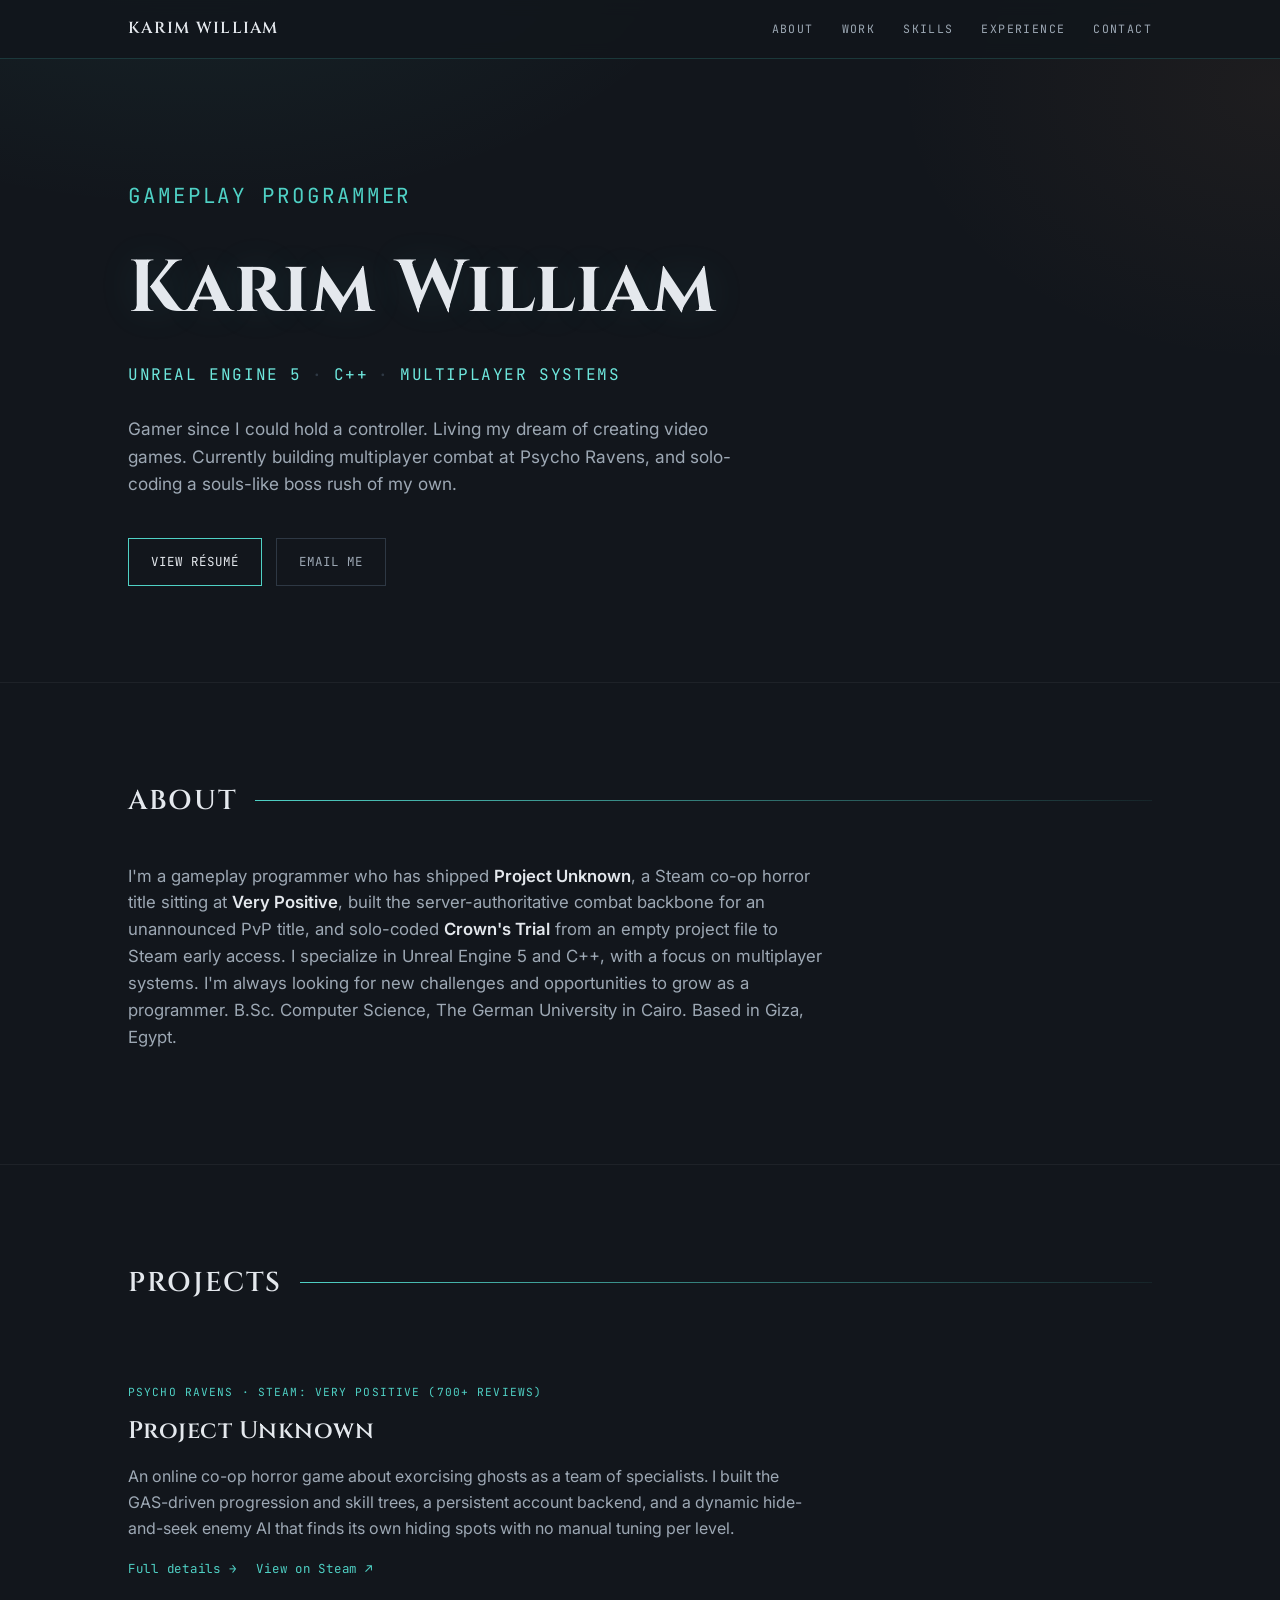
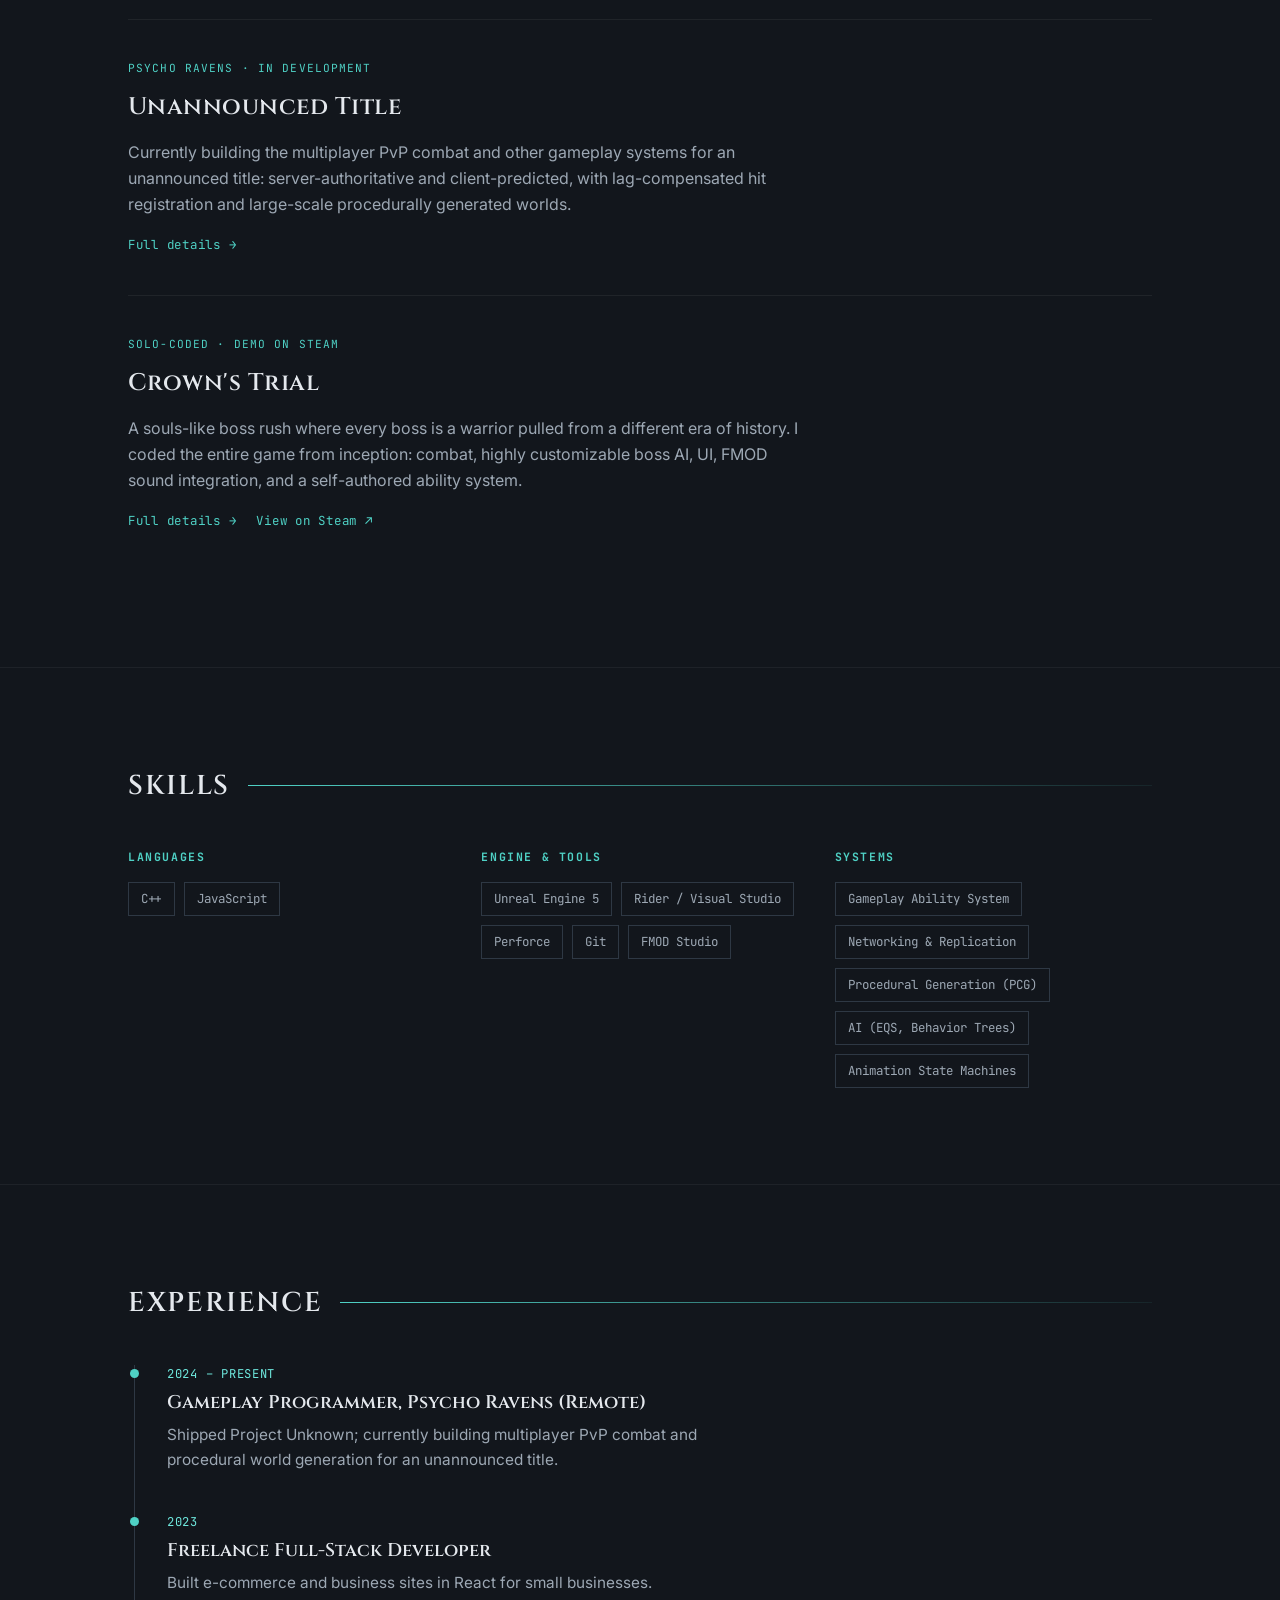
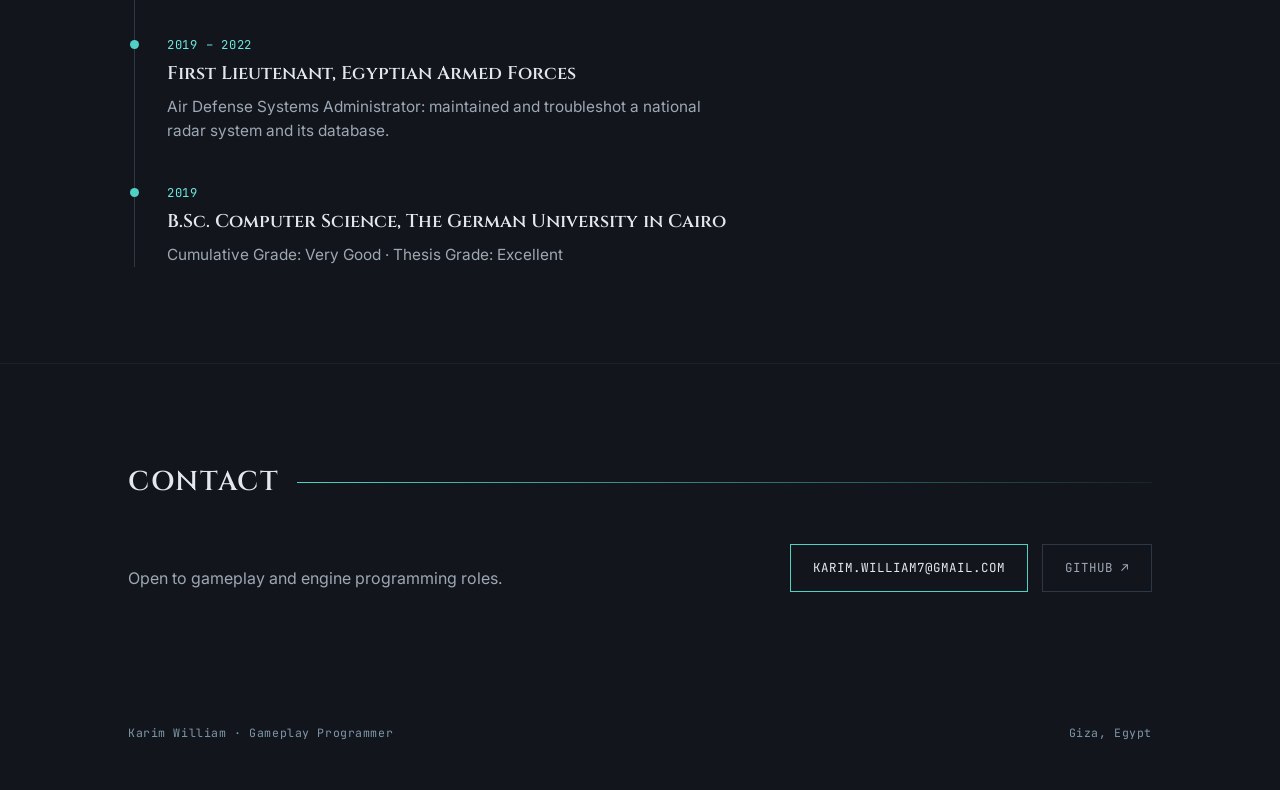
<file: index.html>
<!DOCTYPE html>
<html lang="en">
<head>
<meta charset="UTF-8">
<meta name="viewport" content="width=device-width, initial-scale=1.0">
<title>Karim William · Gameplay Programmer</title>
<meta name="description" content="Karim William, Gameplay Programmer specializing in Unreal Engine 5 and C++. Multiplayer systems, combat, and AI for shipped and in-development titles.">
<link rel="icon" type="image/x-icon" href="favicon.ico">
<link rel="icon" type="image/png" href="favicon.png">
<link rel="preconnect" href="https://fonts.googleapis.com">
<link rel="preconnect" href="https://fonts.gstatic.com" crossorigin>
<link href="https://fonts.googleapis.com/css2?family=Cinzel:wght@500;600;700&family=Inter:wght@400;500;600&family=JetBrains+Mono:wght@400;500&display=swap" rel="stylesheet">
<link rel="stylesheet" href="styles.css">
</head>
<body>

<header class="site-nav">
  <div class="nav-inner">
    <div class="nav-mark">KARIM WILLIAM</div>
    <button class="nav-toggle" id="navToggle" aria-label="Toggle navigation" aria-expanded="false">MENU</button>
    <nav class="nav-links" id="navLinks">
      <a href="#about">About</a>
      <a href="#work">Work</a>
      <a href="#loadout">Skills</a>
      <a href="#experience">Experience</a>
      <a href="#contact">Contact</a>
    </nav>
  </div>
</header>

<main>

  <section class="hero">
    <div class="wrap">
      <span class="eyebrow">Gameplay Programmer</span>
      <h1>Karim William</h1>
      <p class="role">UNREAL ENGINE 5<span class="sep">·</span>C++<span class="sep">·</span>MULTIPLAYER SYSTEMS</p>
      <p class="tagline">Gamer since I could hold a controller. Living my dream of creating video games. Currently building multiplayer combat at Psycho Ravens, and solo-coding a souls-like boss rush of my own.</p>
      <div class="hero-ctas">
        <a class="btn" href="Karim_William_Resume.pdf">View Résumé</a>
        <a class="btn ghost" href="mailto:Karim.William7@gmail.com">Email Me</a>
      </div>
    </div>
  </section>

  <section id="about">
    <div class="wrap">
      <div class="banner"><h2>About</h2><div class="rule"></div></div>
      <p class="about-body">
        I'm a gameplay programmer who has shipped <strong>Project Unknown</strong>, a Steam co-op horror title sitting at
        <strong>Very Positive</strong>, built the server-authoritative combat backbone for an unannounced PvP
        title, and solo-coded <strong>Crown's Trial</strong> from an empty project file to Steam early access. 
        I specialize in Unreal Engine 5 and C++, with a focus on multiplayer systems.
        I'm always looking for new challenges and opportunities to grow as a programmer.
        B.Sc. Computer Science, The German University in Cairo. Based in Giza, Egypt.
      </p>
    </div>
  </section>

  <section id="work">
    <div class="wrap">
      <div class="banner"><h2>Projects</h2><div class="rule"></div></div>

      <div class="project">
        <span class="p-eyebrow">Psycho Ravens · Steam: Very Positive (700+ Reviews)</span>
        <h3><a href="project-unknown.html">Project Unknown</a></h3>
        <p>An online co-op horror game about exorcising ghosts as a team of specialists. I built the
        GAS-driven progression and skill trees, a persistent account backend, and a dynamic hide-and-seek
        enemy AI that finds its own hiding spots with no manual tuning per level.</p>
        <div class="p-links">
          <a class="p-link" href="project-unknown.html">Full details →</a>
          <a class="p-link" href="https://store.steampowered.com/app/2115390/Project_Unknown/" target="_blank" rel="noopener">View on Steam ↗</a>
        </div>
      </div>

      <div class="project">
        <span class="p-eyebrow">Psycho Ravens · In Development</span>
        <h3><a href="unannounced-title.html">Unannounced Title</a></h3>
        <p>Currently building the multiplayer PvP combat and other gameplay systems for an unannounced title: server-authoritative
        and client-predicted, with lag-compensated hit registration and large-scale procedurally generated
        worlds.</p>
        <div class="p-links">
          <a class="p-link" href="unannounced-title.html">Full details →</a>
        </div>
      </div>

      <div class="project">
        <span class="p-eyebrow">Solo-Coded · Demo on Steam</span>
        <h3><a href="crowns-trial.html">Crown's Trial</a></h3>
        <p>A souls-like boss rush where every boss is a warrior pulled from a different era of history.
        I coded the entire game from inception: combat, highly customizable boss AI,
        UI, FMOD sound integration, and a self-authored ability system.</p>
        <div class="p-links">
          <a class="p-link" href="crowns-trial.html">Full details →</a>
          <a class="p-link" href="https://store.steampowered.com/app/4135440/Crowns_Trial/" target="_blank" rel="noopener">View on Steam ↗</a>
        </div>
      </div>

    </div>
  </section>

  <section id="loadout">
    <div class="wrap">
      <div class="banner"><h2>Skills</h2><div class="rule"></div></div>
      <div class="loadout-grid">
        <div class="loadout-group">
          <h4>Languages</h4>
          <div class="tag-list">
            <span class="tag">C++</span>
            <span class="tag">JavaScript</span>
          </div>
        </div>
        <div class="loadout-group">
          <h4>Engine &amp; Tools</h4>
          <div class="tag-list">
            <span class="tag">Unreal Engine 5</span>
            <span class="tag">Rider / Visual Studio</span>
            <span class="tag">Perforce</span>
            <span class="tag">Git</span>
            <span class="tag">FMOD Studio</span>
          </div>
        </div>
        <div class="loadout-group">
          <h4>Systems</h4>
          <div class="tag-list">
            <span class="tag">Gameplay Ability System</span>
            <span class="tag">Networking &amp; Replication</span>
            <span class="tag">Procedural Generation (PCG)</span>
            <span class="tag">AI (EQS, Behavior Trees)</span>
            <span class="tag">Animation State Machines</span>
          </div>
        </div>
      </div>
    </div>
  </section>

  <section id="experience">
    <div class="wrap">
      <div class="banner"><h2>Experience</h2><div class="rule"></div></div>
      <div class="timeline">
        <div class="t-entry">
          <div class="t-year">2024 – PRESENT</div>
          <div class="t-role">Gameplay Programmer, Psycho Ravens (Remote)</div>
          <div class="t-desc">Shipped Project Unknown; currently building multiplayer PvP combat and procedural world generation for an unannounced title.</div>
        </div>
        <div class="t-entry">
          <div class="t-year">2023</div>
          <div class="t-role">Freelance Full-Stack Developer</div>
          <div class="t-desc">Built e-commerce and business sites in React for small businesses.</div>
        </div>
        <div class="t-entry">
          <div class="t-year">2019 – 2022</div>
          <div class="t-role">First Lieutenant, Egyptian Armed Forces</div>
          <div class="t-desc">Air Defense Systems Administrator: maintained and troubleshot a national radar system and its database.</div>
        </div>
        <div class="t-entry">
          <div class="t-year">2019</div>
          <div class="t-role">B.Sc. Computer Science, The German University in Cairo</div>
          <div class="t-desc">Cumulative Grade: Very Good · Thesis Grade: Excellent</div>
        </div>
      </div>
    </div>
  </section>

  <section id="contact">
    <div class="wrap">
      <div class="banner"><h2>Contact</h2><div class="rule"></div></div>
      <div class="contact-box">
        <p>Open to gameplay and engine programming roles.</p>
        <div class="contact-ctas">
          <a class="btn" href="mailto:Karim.William7@gmail.com">Karim.William7@gmail.com</a>
          <a class="btn ghost" href="https://github.com/KarimWilliam" target="_blank" rel="noopener">GitHub ↗</a>
        </div>
      </div>
    </div>
  </section>

</main>

<footer>
  <div class="wrap">
    <span>Karim William · Gameplay Programmer</span>
    <span>Giza, Egypt</span>
  </div>
</footer>

<script>
  const navToggle = document.getElementById('navToggle');
  const navLinks = document.getElementById('navLinks');
  navToggle.addEventListener('click', () => {
    const isOpen = navLinks.classList.toggle('open');
    navToggle.setAttribute('aria-expanded', isOpen ? 'true' : 'false');
  });
  navLinks.querySelectorAll('a').forEach(a => a.addEventListener('click', () => {
    navLinks.classList.remove('open');
    navToggle.setAttribute('aria-expanded', 'false');
  }));

  const banners = document.querySelectorAll('.banner');
  if ('IntersectionObserver' in window) {
    const io = new IntersectionObserver((entries) => {
      entries.forEach(entry => {
        if (entry.isIntersecting) {
          entry.target.classList.add('in-view');
          io.unobserve(entry.target);
        }
      });
    }, { threshold: 0.3 });
    banners.forEach(b => io.observe(b));
  } else {
    banners.forEach(b => b.classList.add('in-view'));
  }
</script>

</body>
</html>
</file>
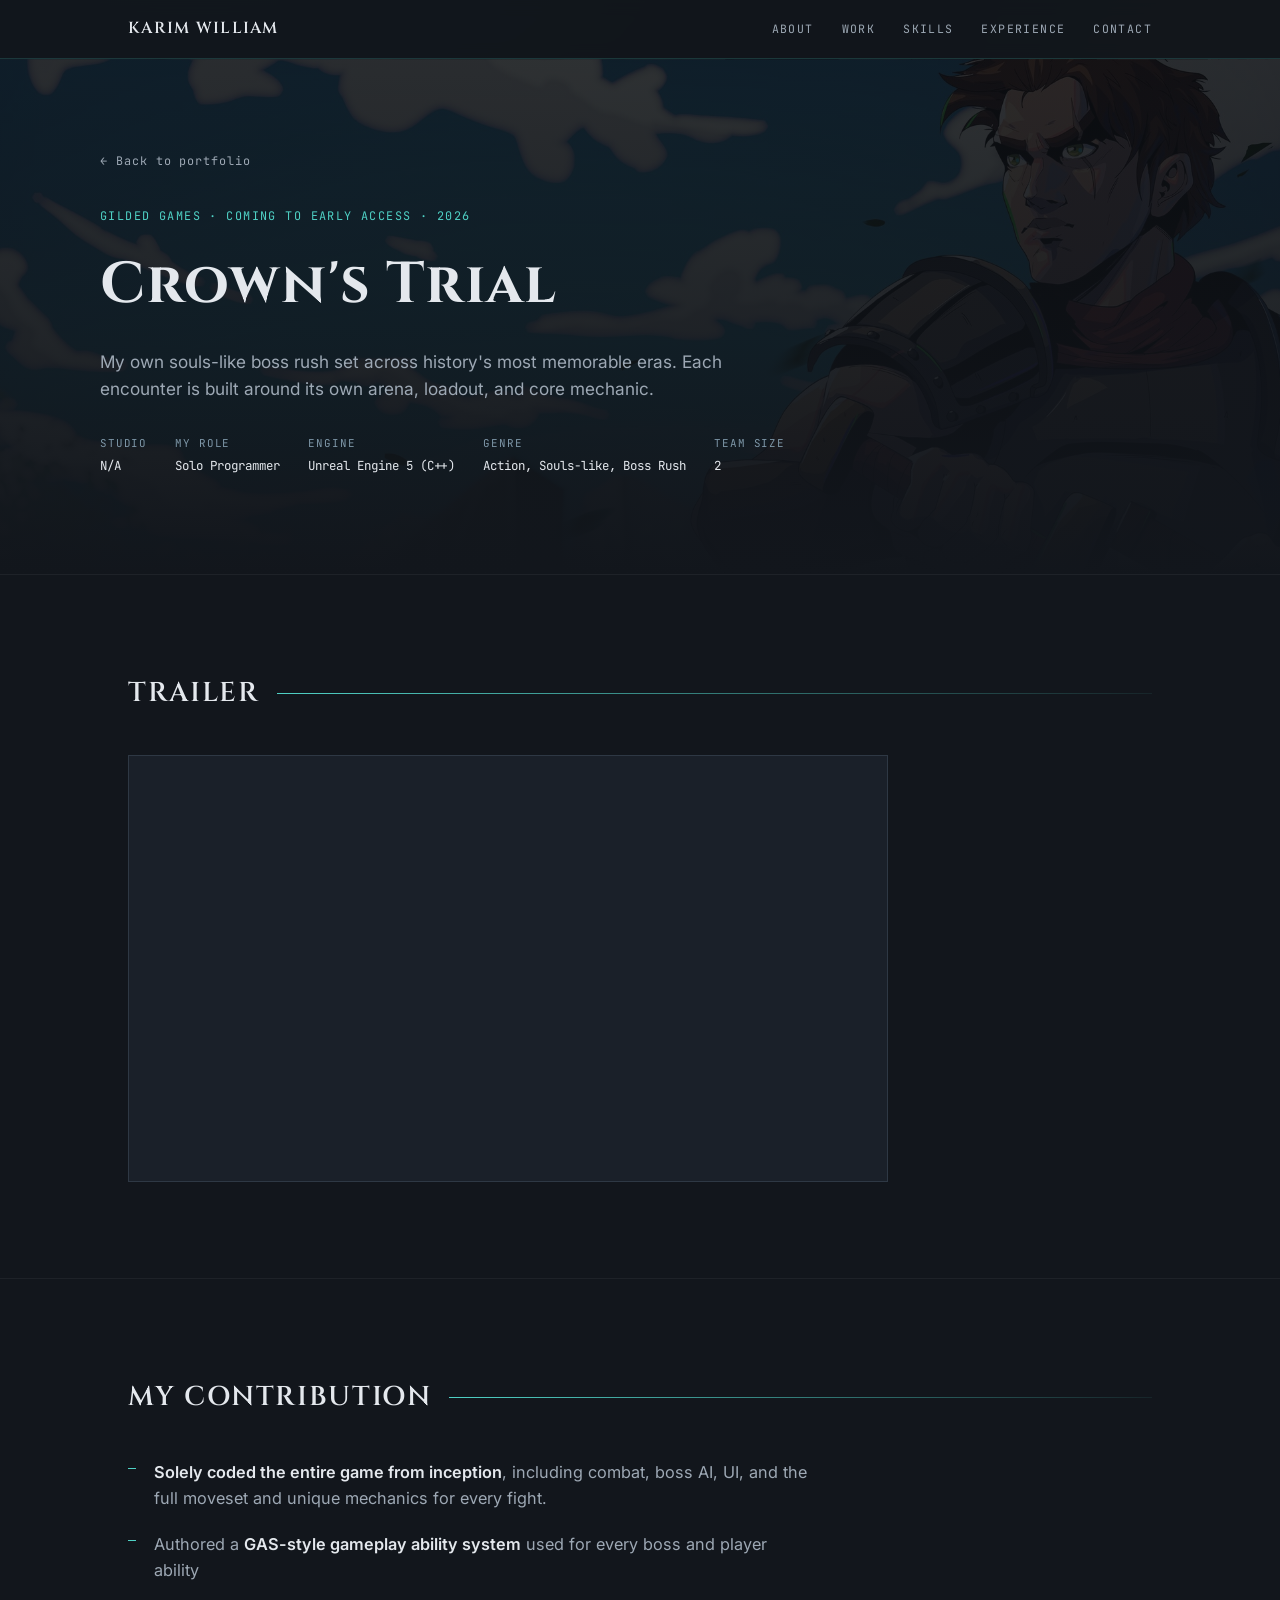
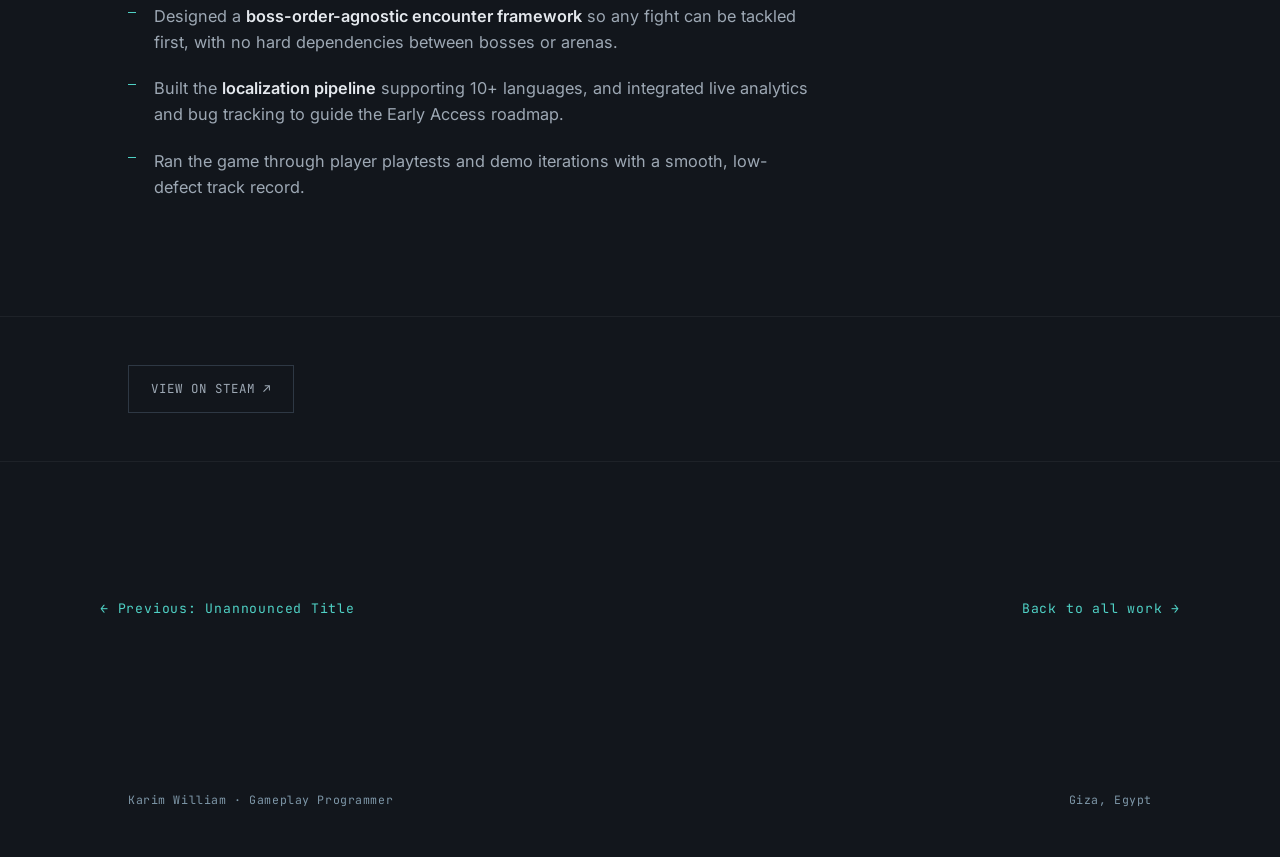
<file: crowns-trial.html>
<!DOCTYPE html>
<html lang="en">
<head>
<meta charset="UTF-8">
<meta name="viewport" content="width=device-width, initial-scale=1.0">
<title>Crown's Trial · Karim William</title>
<meta name="description" content="Crown's Trial: a souls-like boss rush by Gilded Games. Solo-coded by Karim William.">
<link rel="icon" type="image/x-icon" href="favicon.ico">
<link rel="icon" type="image/png" href="favicon.png">
<link rel="preconnect" href="https://fonts.googleapis.com">
<link rel="preconnect" href="https://fonts.gstatic.com" crossorigin>
<link href="https://fonts.googleapis.com/css2?family=Cinzel:wght@500;600;700&family=Inter:wght@400;500;600&family=JetBrains+Mono:wght@400;500&display=swap" rel="stylesheet">
<link rel="stylesheet" href="styles.css">
</head>
<body>

<header class="site-nav">
  <div class="nav-inner">
    <div class="nav-mark">KARIM WILLIAM</div>
    <button class="nav-toggle" id="navToggle" aria-label="Toggle navigation" aria-expanded="false">MENU</button>
    <nav class="nav-links" id="navLinks">
      <a href="index.html#about">About</a>
      <a href="index.html#work">Work</a>
      <a href="index.html#loadout">Skills</a>
      <a href="index.html#experience">Experience</a>
      <a href="index.html#contact">Contact</a>
    </nav>
  </div>
</header>

<main>

  <section class="game-hero">
    <div class="game-hero-bg" style="background-image:url('crowns-trial-bg.jpg');"></div>
    <div class="game-hero-scrim"></div>
    <div class="wrap game-hero-inner">
      <a class="back-link" href="index.html">← Back to portfolio</a>
      <span class="p-eyebrow">Gilded Games · Coming to Early Access · 2026</span>
      <h1>Crown's Trial</h1>
      <p class="game-tagline">My own souls-like boss rush set across history's most memorable eras. 
        Each encounter is built around its own arena, loadout, and core mechanic.</p>

      <div class="meta-row">
        <div class="meta-item"><span class="meta-label">Studio</span><span class="meta-value">N/A</span></div>
        <div class="meta-item"><span class="meta-label">My Role</span><span class="meta-value">Solo Programmer</span></div>
        <div class="meta-item"><span class="meta-label">Engine</span><span class="meta-value">Unreal Engine 5 (C++)</span></div>
        <div class="meta-item"><span class="meta-label">Genre</span><span class="meta-value">Action, Souls-like, Boss Rush</span></div>
        <div class="meta-item"><span class="meta-label">Team Size</span><span class="meta-value">2</span></div>
      </div>
    </div>
  </section>


  <section>
    <div class="wrap">
      <div class="banner"><h2>Trailer</h2><div class="rule"></div></div>
      <div class="video-frame">
        <iframe src="https://www.youtube-nocookie.com/embed/Xwd9u4YiL44" title="Crown's Trial Trailer" loading="lazy" allowfullscreen referrerpolicy="strict-origin-when-cross-origin" allow="accelerometer; autoplay; clipboard-write; encrypted-media; gyroscope; picture-in-picture; web-share"></iframe>
      </div>
    </div>
  </section>

  <section>
    <div class="wrap">
      <div class="banner"><h2>My Contribution</h2><div class="rule"></div></div>
      <ul class="contribution-list lg">
        <li><strong>Solely coded the entire game from inception</strong>, including combat, boss AI, UI, and the full moveset and unique mechanics for every fight.</li>
        <li>Authored a <strong>GAS-style gameplay ability system</strong> used for every boss and player ability</li>
        <li>Designed a <strong>boss-order-agnostic encounter framework</strong> so any fight can be tackled first, with no hard dependencies between bosses or arenas.</li>
        <li>Built the <strong>localization pipeline</strong> supporting 10+ languages, and integrated live analytics and bug tracking to guide the Early Access roadmap.</li>
        <li>Ran the game through player playtests and demo iterations with a smooth, low-defect track record.</li>
      </ul>
    </div>
  </section>

  <section style="padding:48px 0;">
    <div class="wrap">
      <a class="btn ghost" href="https://store.steampowered.com/app/4135440/Crowns_Trial/" target="_blank" rel="noopener">View on Steam ↗</a>
    </div>
  </section>

  <section>
    <div class="wrap next-game">
      <a href="unannounced-title.html">← Previous: Unannounced Title</a>
      <a href="index.html#work">Back to all work →</a>
    </div>
  </section>

</main>

<footer>
  <div class="wrap">
    <span>Karim William · Gameplay Programmer</span>
    <span>Giza, Egypt</span>
  </div>
</footer>

<script>
  const navToggle = document.getElementById('navToggle');
  const navLinks = document.getElementById('navLinks');
  navToggle.addEventListener('click', () => {
    const isOpen = navLinks.classList.toggle('open');
    navToggle.setAttribute('aria-expanded', isOpen ? 'true' : 'false');
  });
  navLinks.querySelectorAll('a').forEach(a => a.addEventListener('click', () => {
    navLinks.classList.remove('open');
    navToggle.setAttribute('aria-expanded', 'false');
  }));

  const banners = document.querySelectorAll('.banner');
  if ('IntersectionObserver' in window) {
    const io = new IntersectionObserver((entries) => {
      entries.forEach(entry => {
        if (entry.isIntersecting) {
          entry.target.classList.add('in-view');
          io.unobserve(entry.target);
        }
      });
    }, { threshold: 0.3 });
    banners.forEach(b => io.observe(b));
  } else {
    banners.forEach(b => b.classList.add('in-view'));
  }
</script>

</body>
</html>
</file>
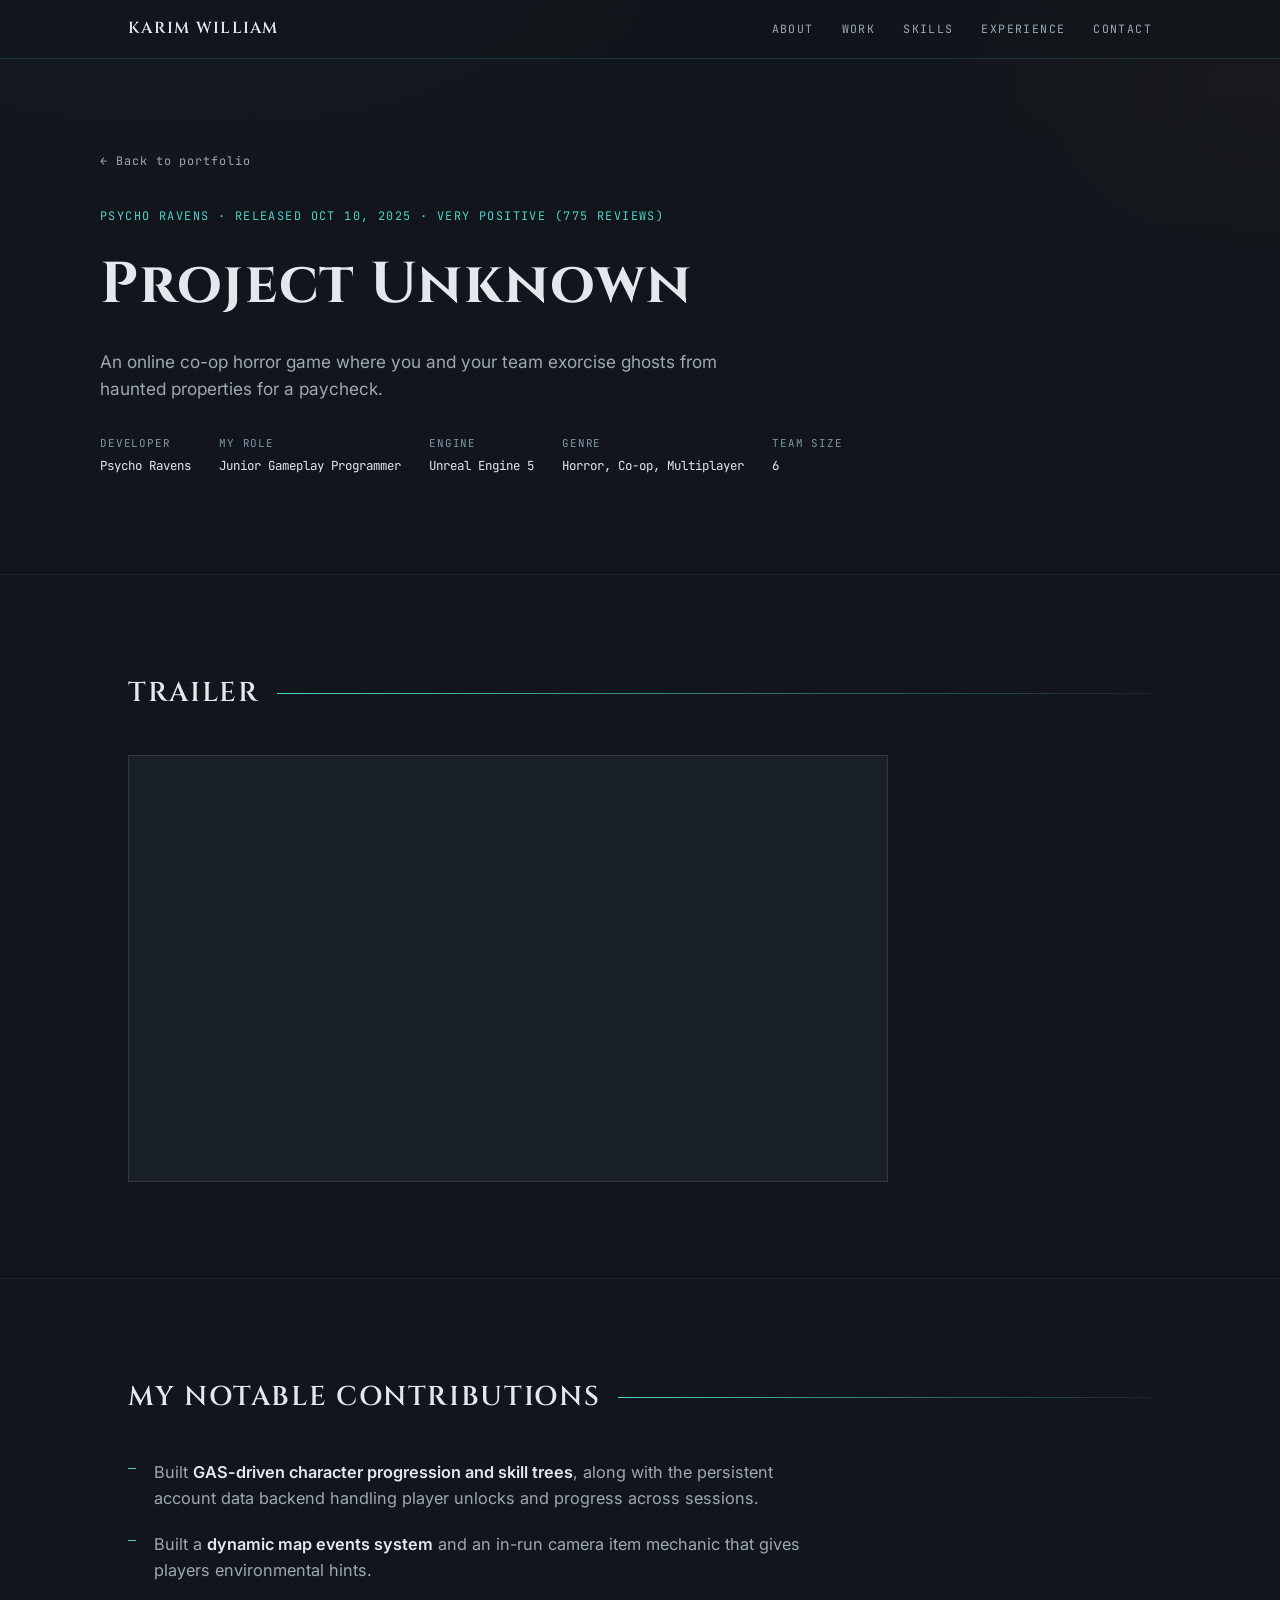
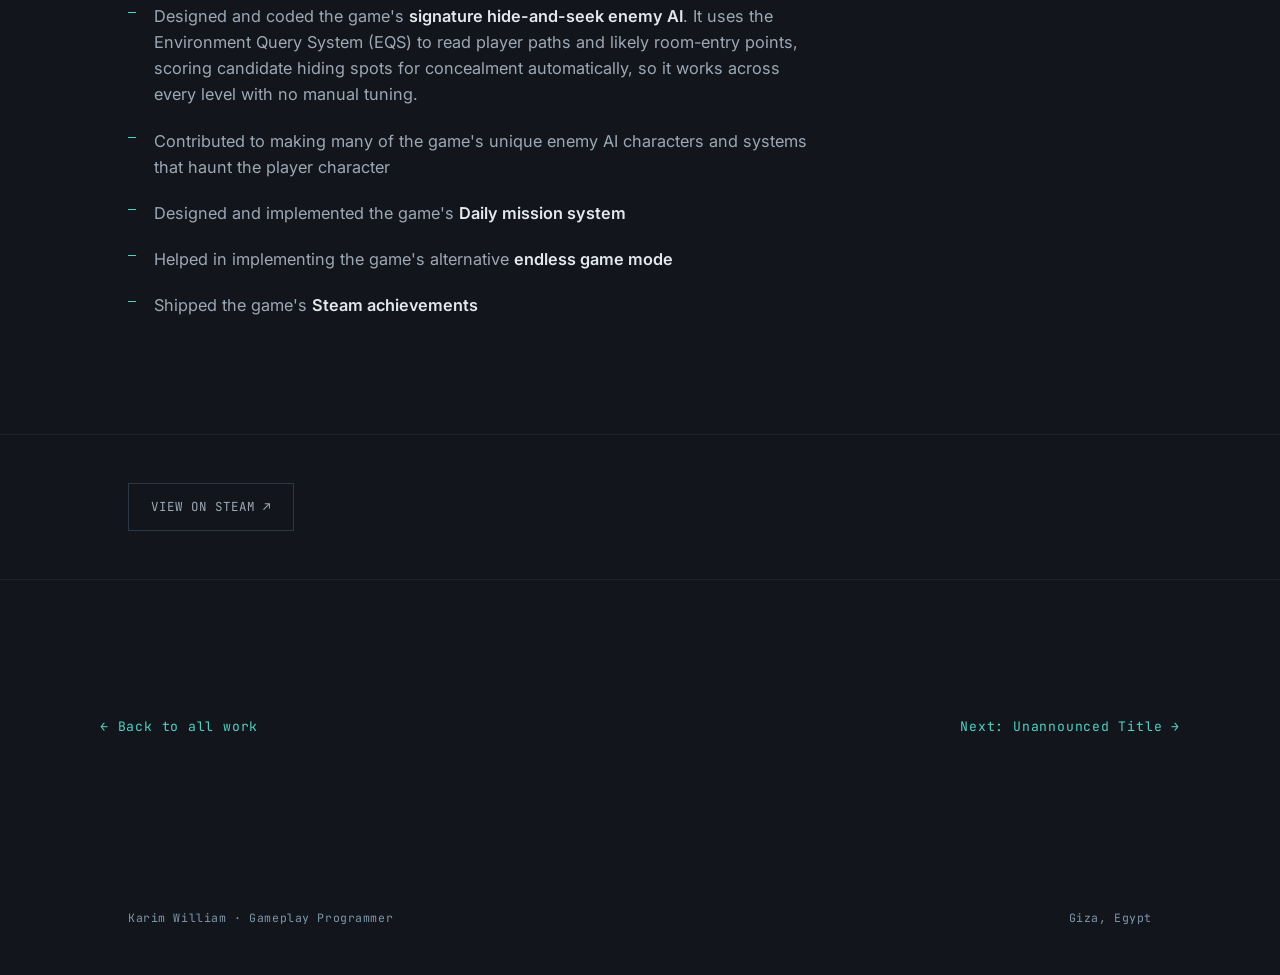
<file: project-unknown.html>
<!DOCTYPE html>
<html lang="en">
<head>
<meta charset="UTF-8">
<meta name="viewport" content="width=device-width, initial-scale=1.0">
<title>Project Unknown · Karim William</title>
<meta name="description" content="Project Unknown: an online co-op horror game by Psycho Ravens. Very Positive on Steam. Gameplay programming by Karim William.">
<link rel="icon" type="image/x-icon" href="favicon.ico">
<link rel="icon" type="image/png" href="favicon.png">
<link rel="preconnect" href="https://fonts.googleapis.com">
<link rel="preconnect" href="https://fonts.gstatic.com" crossorigin>
<link href="https://fonts.googleapis.com/css2?family=Cinzel:wght@500;600;700&family=Inter:wght@400;500;600&family=JetBrains+Mono:wght@400;500&display=swap" rel="stylesheet">
<link rel="stylesheet" href="styles.css">
</head>
<body>

<header class="site-nav">
  <div class="nav-inner">
    <div class="nav-mark">KARIM WILLIAM</div>
    <button class="nav-toggle" id="navToggle" aria-label="Toggle navigation" aria-expanded="false">MENU</button>
    <nav class="nav-links" id="navLinks">
      <a href="index.html#about">About</a>
      <a href="index.html#work">Work</a>
      <a href="index.html#loadout">Skills</a>
      <a href="index.html#experience">Experience</a>
      <a href="index.html#contact">Contact</a>
    </nav>
  </div>
</header>

<main>

  <section class="game-hero">
    <div class="game-hero-bg" style="background-image:url('https://shared.fastly.steamstatic.com/store_item_assets/steam/apps/2115390/page_bg_raw.jpg?t=1760148017');"></div>
    <div class="game-hero-scrim"></div>
    <div class="wrap game-hero-inner">
      <a class="back-link" href="index.html">← Back to portfolio</a>
      <span class="p-eyebrow">Psycho Ravens · Released Oct 10, 2025 · Very Positive (775 Reviews)</span>
      <h1>Project Unknown</h1>
      <p class="game-tagline">An online co-op horror game where you and your team exorcise ghosts from
      haunted properties for a paycheck. </p>

      <div class="meta-row">
        <div class="meta-item"><span class="meta-label">Developer</span><span class="meta-value">Psycho Ravens</span></div>
        <div class="meta-item"><span class="meta-label">My Role</span><span class="meta-value">Junior Gameplay Programmer</span></div>
        <div class="meta-item"><span class="meta-label">Engine</span><span class="meta-value">Unreal Engine 5</span></div>
        <div class="meta-item"><span class="meta-label">Genre</span><span class="meta-value">Horror, Co-op, Multiplayer</span></div>
        <div class="meta-item"><span class="meta-label">Team Size</span><span class="meta-value">6</span></div>
      </div>
    </div>
  </section>

  <section>
    <div class="wrap">
      <div class="banner"><h2>Trailer</h2><div class="rule"></div></div>
      <div class="video-frame">
        <iframe src="https://www.youtube-nocookie.com/embed/Gw_IGspQ9Wk" title="Project Unknown Trailer" loading="lazy" allowfullscreen referrerpolicy="strict-origin-when-cross-origin" allow="accelerometer; autoplay; clipboard-write; encrypted-media; gyroscope; picture-in-picture; web-share"></iframe>
      </div>
    </div>
  </section>

  <section>
    <div class="wrap">
      <div class="banner"><h2>My Notable Contributions</h2><div class="rule"></div></div>
      <ul class="contribution-list lg">
        <li>Built <strong>GAS-driven character progression and skill trees</strong>, along with the persistent account data backend handling player unlocks and progress across sessions.</li>
        <li>Built a <strong>dynamic map events system</strong> and an in-run camera item mechanic that gives players environmental hints.</li>
        <li>Designed and coded the game's <strong>signature hide-and-seek enemy AI</strong>. It uses the Environment Query System (EQS) to read player paths and likely room-entry points, scoring candidate hiding spots for concealment automatically, so it works across every level with no manual tuning.</li>
        <li>Contributed to making many of the game's unique enemy AI characters and systems that haunt the player character</li>
        <li>Designed and implemented the game's <strong>Daily mission system</strong></li>
        <li>Helped in implementing the game's alternative <strong>endless game mode</strong></li>
        <li>Shipped the game's <strong> Steam achievements</strong></li>
      </ul>
    </div>
  </section>

  <section style="padding:48px 0;">
    <div class="wrap">
      <a class="btn ghost" href="https://store.steampowered.com/app/2115390/Project_Unknown/" target="_blank" rel="noopener">View on Steam ↗</a>
    </div>
  </section>

  <section>
    <div class="wrap next-game">
      <a href="index.html#work">← Back to all work</a>
      <a href="unannounced-title.html">Next: Unannounced Title →</a>
    </div>
  </section>

</main>

<footer>
  <div class="wrap">
    <span>Karim William · Gameplay Programmer</span>
    <span>Giza, Egypt</span>
  </div>
</footer>

<script>
  const navToggle = document.getElementById('navToggle');
  const navLinks = document.getElementById('navLinks');
  navToggle.addEventListener('click', () => {
    const isOpen = navLinks.classList.toggle('open');
    navToggle.setAttribute('aria-expanded', isOpen ? 'true' : 'false');
  });
  navLinks.querySelectorAll('a').forEach(a => a.addEventListener('click', () => {
    navLinks.classList.remove('open');
    navToggle.setAttribute('aria-expanded', 'false');
  }));

  const banners = document.querySelectorAll('.banner');
  if ('IntersectionObserver' in window) {
    const io = new IntersectionObserver((entries) => {
      entries.forEach(entry => {
        if (entry.isIntersecting) {
          entry.target.classList.add('in-view');
          io.unobserve(entry.target);
        }
      });
    }, { threshold: 0.3 });
    banners.forEach(b => io.observe(b));
  } else {
    banners.forEach(b => b.classList.add('in-view'));
  }
</script>

</body>
</html>
</file>
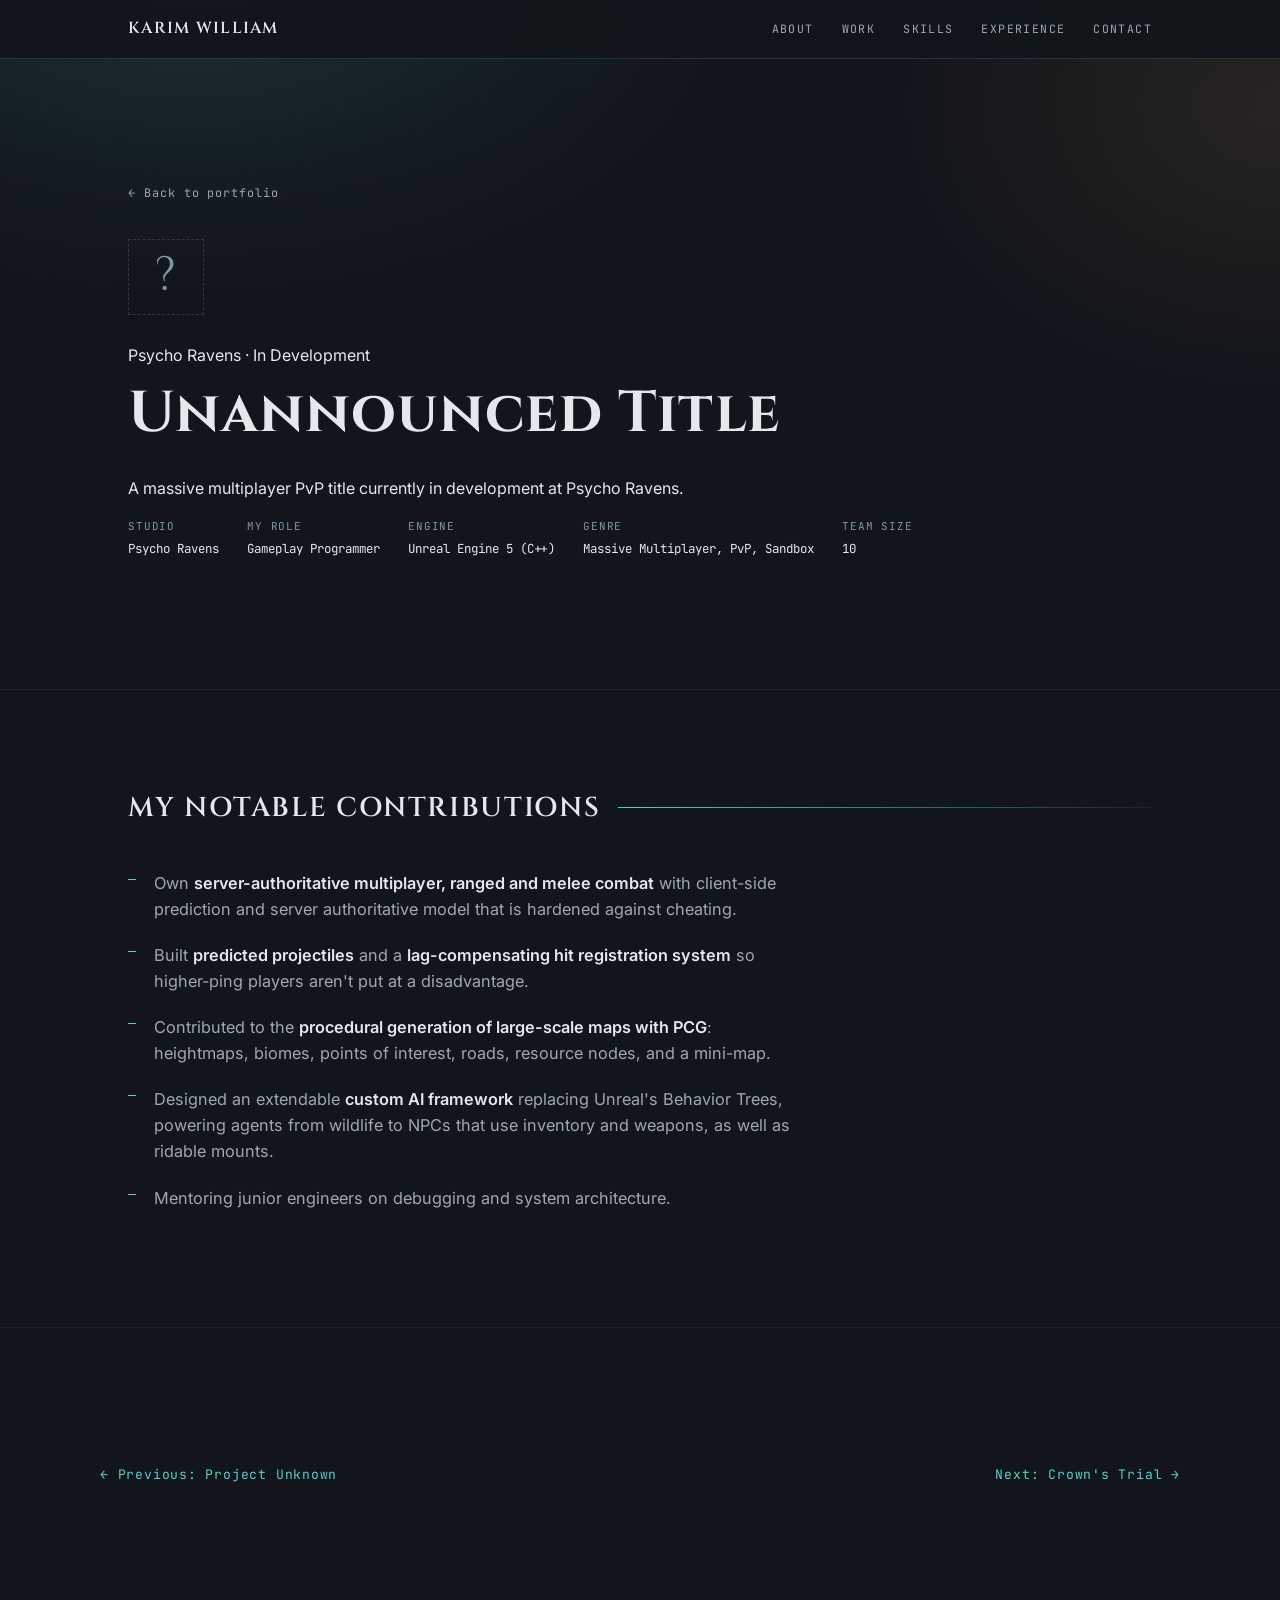
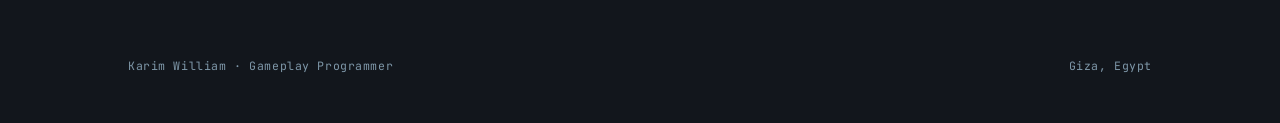
<file: unannounced-title-fixed.html>
<!DOCTYPE html>
<html lang="en">
<head>
<meta charset="UTF-8">
<meta name="viewport" content="width=device-width, initial-scale=1.0">
<title>Unannounced Title · Karim William</title>
<meta name="description" content="An unannounced multiplayer PvP title at Psycho Ravens. Gameplay programming by Karim William.">
<link rel="icon" type="image/x-icon" href="favicon.ico">
<link rel="icon" type="image/png" href="favicon.png">
<link rel="preconnect" href="https://fonts.googleapis.com">
<link rel="preconnect" href="https://fonts.gstatic.com" crossorigin>
<link href="https://fonts.googleapis.com/css2?family=Cinzel:wght@500;600;700&family=Inter:wght@400;500;600&family=JetBrains+Mono:wght@400;500&display=swap" rel="stylesheet">
<link rel="stylesheet" href="styles.css">
<style>
  .locked-hero{
    padding:120px 0 96px;
    background-image:
      radial-gradient(ellipse 900px 500px at 15% -10%, rgba(79,209,197,0.08), transparent 60%),
      radial-gradient(ellipse 700px 500px at 100% 10%, rgba(217,139,79,0.06), transparent 55%);
  }
  .locked-glyph{
    font-family:var(--display); font-size:3rem; color:var(--steel-text);
    border:1px dashed var(--steel); width:76px; height:76px;
    display:flex; align-items:center; justify-content:center;
    margin-bottom:28px;
  }
</style>
</head>
<body>

<header class="site-nav">
  <div class="nav-inner">
    <div class="nav-mark">KARIM WILLIAM</div>
    <button class="nav-toggle" id="navToggle" aria-label="Toggle navigation" aria-expanded="false">MENU</button>
    <nav class="nav-links" id="navLinks">
      <a href="index.html#about">About</a>
      <a href="index.html#work">Work</a>
      <a href="index.html#loadout">Skills</a>
      <a href="index.html#experience">Experience</a>
      <a href="index.html#contact">Contact</a>
    </nav>
  </div>
</header>

<main>

  <section class="locked-hero">
    <div class="wrap">
      <a class="back-link" href="index.html">← Back to portfolio</a>
      <div class="locked-glyph">?</div>
      <span class="p-eyebrow">Psycho Ravens · In Development</span>
      <h1 style="font-family:var(--display); font-weight:700; font-size:clamp(2.2rem, 6vw, 3.6rem); color:var(--parchment); margin:0 0 16px 0; letter-spacing:0.02em;">Unannounced Title</h1>
      <p class="game-tagline">A massive multiplayer PvP title currently in development at Psycho Ravens.</p>

      <div class="meta-row">
        <div class="meta-item"><span class="meta-label">Studio</span><span class="meta-value">Psycho Ravens</span></div>
        <div class="meta-item"><span class="meta-label">My Role</span><span class="meta-value">Gameplay Programmer</span></div>
        <div class="meta-item"><span class="meta-label">Engine</span><span class="meta-value">Unreal Engine 5 (C++)</span></div>
        <div class="meta-item"><span class="meta-label">Genre</span><span class="meta-value">Massive Multiplayer, PvP, Sandbox</span></div>
        <div class="meta-item"><span class="meta-label">Team Size</span><span class="meta-value">10</span></div>
      </div>
    </div>
  </section>

  <section>
    <div class="wrap">
      <div class="banner"><h2>My Notable Contributions</h2><div class="rule"></div></div>
      <ul class="contribution-list lg">
        <li>Own <strong>server-authoritative multiplayer, ranged and melee combat</strong> with client-side prediction and server authoritative model that is hardened against cheating.</li>
        <li>Built <strong>predicted projectiles</strong> and a <strong>lag-compensating hit registration system</strong> so higher-ping players aren't put at a disadvantage.</li>
        <li>Contributed to the <strong>procedural generation of large-scale maps with PCG</strong>: heightmaps, biomes, points of interest, roads, resource nodes, and a mini-map.</li>
        <li>Designed an extendable <strong>custom AI framework</strong> replacing Unreal's Behavior Trees, powering agents from wildlife to NPCs that use inventory and weapons, as well as ridable mounts.</li>
        <li>Mentoring junior engineers on debugging and system architecture.</li>
      </ul>
    </div>
  </section>

  <section>
    <div class="wrap next-game">
      <a href="project-unknown.html">← Previous: Project Unknown</a>
      <a href="crowns-trial.html">Next: Crown's Trial →</a>
    </div>
  </section>

</main>

<footer>
  <div class="wrap">
    <span>Karim William · Gameplay Programmer</span>
    <span>Giza, Egypt</span>
  </div>
</footer>

<script>
  const navToggle = document.getElementById('navToggle');
  const navLinks = document.getElementById('navLinks');
  navToggle.addEventListener('click', () => {
    const isOpen = navLinks.classList.toggle('open');
    navToggle.setAttribute('aria-expanded', isOpen ? 'true' : 'false');
  });
  navLinks.querySelectorAll('a').forEach(a => a.addEventListener('click', () => {
    navLinks.classList.remove('open');
    navToggle.setAttribute('aria-expanded', 'false');
  }));

  const banners = document.querySelectorAll('.banner');
  if ('IntersectionObserver' in window) {
    const io = new IntersectionObserver((entries) => {
      entries.forEach(entry => {
        if (entry.isIntersecting) {
          entry.target.classList.add('in-view');
          io.unobserve(entry.target);
        }
      });
    }, { threshold: 0.3 });
    banners.forEach(b => io.observe(b));
  } else {
    banners.forEach(b => b.classList.add('in-view'));
  }
</script>

</body>
</html>
</file>
<file: styles.css>
:root{
  --iron:      #12161C;
  --iron-2:    #1A2029;
  --steel:     #2E3844;
  --steel-2:   #242B34;
  --parchment: #E4E8ED;
  --parchment-dim: #9DA8B4;
  --gold:      #4FD1C5;
  --gold-bright:#6EE7DD;
  --oxide:     #D98B4F;
  --steel-text:#7E97A8;

  --display: 'Cinzel', serif;
  --body: 'Inter', -apple-system, BlinkMacSystemFont, sans-serif;
  --mono: 'JetBrains Mono', ui-monospace, monospace;

  --maxw: 1080px;
}

*{box-sizing:border-box;}
html{scroll-behavior:smooth;}
@media (prefers-reduced-motion: reduce){
  html{scroll-behavior:auto;}
  *{animation-duration:0.001ms !important; animation-iteration-count:1 !important; transition-duration:0.001ms !important;}
}

body{
  margin:0;
  background:var(--iron);
  color:var(--parchment);
  font-family:var(--body);
  line-height:1.6;
  -webkit-font-smoothing:antialiased;
}

a{color:var(--gold); text-decoration:none;}
a:hover{color:var(--gold-bright);}

:focus-visible{
  outline:2px solid var(--gold-bright);
  outline-offset:3px;
}

img{max-width:100%; display:block;}

.wrap{max-width:var(--maxw); margin:0 auto; padding:0 28px;}

body{
  background-image:
    radial-gradient(ellipse 900px 500px at 15% -10%, rgba(79,209,197,0.08), transparent 60%),
    radial-gradient(ellipse 700px 500px at 100% 10%, rgba(217,139,79,0.06), transparent 55%);
  background-attachment:fixed;
}

/* ---------- nav ---------- */
header.site-nav{
  position:sticky; top:0; z-index:50;
  background:rgba(18,22,28,0.88);
  backdrop-filter:blur(8px);
  border-bottom:1px solid rgba(79,209,197,0.18);
}
.nav-inner{
  max-width:var(--maxw); margin:0 auto; padding:16px 28px;
  display:flex; align-items:center; justify-content:space-between;
}
.nav-mark{
  font-family:var(--display); font-weight:600; letter-spacing:0.08em;
  color:var(--parchment); font-size:1rem;
}
nav.nav-links{display:flex; gap:28px;}
nav.nav-links a{
  font-family:var(--mono); font-size:0.72rem; letter-spacing:0.12em;
  text-transform:uppercase; color:var(--parchment-dim);
}
nav.nav-links a:hover{color:var(--gold-bright);}
.nav-toggle{display:none; background:none; border:1px solid var(--steel); color:var(--parchment); padding:8px 10px; font-family:var(--mono); font-size:0.75rem;}

@media (max-width:720px){
  nav.nav-links{
    position:absolute; top:100%; left:0; right:0;
    background:var(--iron-2); flex-direction:column; gap:0;
    border-bottom:1px solid rgba(79,209,197,0.18);
    max-height:0; overflow:hidden; transition:max-height 0.25s ease;
  }
  nav.nav-links.open{max-height:320px;}
  nav.nav-links a{padding:16px 28px; border-top:1px solid rgba(255,255,255,0.06);}
  .nav-toggle{display:block;}
}

/* ---------- eyebrow / banner (signature element) ---------- */
.eyebrow{
  font-family:var(--mono); font-size:0.72rem; letter-spacing:0.18em;
  text-transform:uppercase; color:var(--gold);
}

.banner{
  display:flex; align-items:center; gap:18px;
  margin:0 0 40px 0;
  opacity:0; transform:translateY(10px);
  transition:opacity 0.7s ease, transform 0.7s ease;
}
.banner.in-view{opacity:1; transform:translateY(0);}
.banner h2{
  font-family:var(--display); font-weight:600; letter-spacing:0.06em;
  font-size:clamp(1.3rem, 2.4vw, 1.7rem);
  color:var(--parchment); margin:0; white-space:nowrap;
  text-transform:uppercase;
}
.banner .rule{
  height:1px; flex:1;
  background:linear-gradient(90deg, var(--gold) 0%, rgba(79,209,197,0.08) 100%);
  transform-origin:left; transform:scaleX(0);
  transition:transform 0.9s cubic-bezier(.2,.7,.3,1) 0.15s;
}
.banner.in-view .rule{transform:scaleX(1);}

section{padding:96px 0;}
section + section{border-top:1px solid rgba(255,255,255,0.05);}

/* ---------- hero ---------- */
.hero{padding:120px 0 96px; text-align:left;}
.hero .eyebrow{margin-bottom:18px; display:block; font-size:1.3rem; letter-spacing:0.14em;}
.hero h1{
  font-family:var(--display); font-weight:700;
  font-size:clamp(2.6rem, 7vw, 4.6rem);
  letter-spacing:0.02em;
  margin:0 0 14px 0;
  color:var(--parchment);
  text-shadow:0 0 40px rgba(79,209,197,0.12);
}
.hero .role{
  font-family:var(--mono); font-size:clamp(0.85rem, 1.6vw, 1rem);
  letter-spacing:0.1em; color:var(--gold-bright);
  margin:0 0 28px 0;
}
.hero .role .sep{color:var(--steel); margin:0 10px;}
.hero p.tagline{
  max-width:640px; font-size:1.08rem; color:var(--parchment-dim);
  margin:0 0 40px 0;
}
.hero-ctas{display:flex; flex-wrap:wrap; gap:14px;}

.btn{
  display:inline-flex; align-items:center; gap:8px;
  font-family:var(--mono); font-size:0.78rem; letter-spacing:0.08em;
  text-transform:uppercase;
  padding:13px 22px;
  border:1px solid var(--gold);
  color:var(--parchment);
  background:transparent;
  transition:background 0.2s ease, color 0.2s ease, transform 0.2s ease;
  cursor:pointer;
}
.btn:hover{background:var(--gold); color:var(--iron); transform:translateY(-1px);}
.btn.ghost{border-color:var(--steel); color:var(--parchment-dim);}
.btn.ghost:hover{border-color:var(--gold); color:var(--gold-bright); background:transparent;}

/* ---------- about ---------- */
.about-body{max-width:700px; font-size:1.05rem; color:var(--parchment-dim);}
.about-body strong{color:var(--parchment); font-weight:600;}

/* ---------- projects ---------- */
.project{
  padding:40px 0;
}
.project + .project{border-top:1px solid rgba(255,255,255,0.06);}
.project .p-eyebrow{
  font-family:var(--mono); font-size:0.7rem; letter-spacing:0.1em;
  text-transform:uppercase; color:var(--gold);
  margin-bottom:10px; display:block;
}
.project h3{
  font-family:var(--display); font-size:1.5rem; font-weight:600;
  margin:0 0 14px 0; color:var(--parchment); letter-spacing:0.02em;
}
.project h3 a{color:inherit;}
.project h3 a:hover{color:var(--gold-bright);}
.project p{color:var(--parchment-dim); margin:0 0 18px 0; max-width:680px;}
.project .p-links{display:flex; gap:20px; flex-wrap:wrap;}
.project .p-link{font-family:var(--mono); font-size:0.78rem; letter-spacing:0.06em;}

.locked-card{
  border:1px dashed var(--steel);
  padding:40px 24px;
  text-align:center;
  font-family:var(--mono); color:var(--parchment-dim);
  background:var(--iron-2);
}
.locked-card .glyph{font-family:var(--display); font-size:2.2rem; color:var(--steel-text); margin-bottom:10px;}

@media (max-width:760px){
  .project{grid-template-columns:1fr;}
}

/* ---------- skills ---------- */
.loadout-grid{display:grid; grid-template-columns:repeat(3, 1fr); gap:36px;}
.loadout-group h4{
  font-family:var(--mono); font-size:0.72rem; letter-spacing:0.14em;
  text-transform:uppercase; color:var(--gold); margin:0 0 16px 0;
}
.tag-list{display:flex; flex-wrap:wrap; gap:9px;}
.tag{
  font-family:var(--mono); font-size:0.78rem;
  border:1px solid var(--steel); color:var(--parchment-dim);
  padding:6px 12px;
}
@media (max-width:760px){
  .loadout-grid{grid-template-columns:1fr; gap:28px;}
}

/* ---------- experience ---------- */
.timeline{border-left:1px solid var(--steel); margin-left:6px;}
.t-entry{position:relative; padding:0 0 40px 32px;}
.t-entry:last-child{padding-bottom:0;}
.t-entry::before{
  content:''; position:absolute; left:-5px; top:4px;
  width:9px; height:9px; background:var(--gold); border-radius:50%;
}
.t-year{font-family:var(--mono); font-size:0.76rem; color:var(--gold-bright); letter-spacing:0.06em;}
.t-role{font-family:var(--display); font-size:1.15rem; color:var(--parchment); margin:4px 0 6px 0; font-weight:600;}
.t-desc{color:var(--parchment-dim); font-size:0.96rem; max-width:560px;}

/* ---------- contact ---------- */
.contact-box{display:flex; justify-content:space-between; align-items:flex-end; gap:40px; flex-wrap:wrap;}
.contact-box p{color:var(--parchment-dim); max-width:420px; margin:0;}
.contact-ctas{display:flex; gap:14px; flex-wrap:wrap;}

footer{
  padding:36px 0 48px;
  font-family:var(--mono); font-size:0.72rem; color:var(--steel-text);
  letter-spacing:0.05em;
}
footer .wrap{display:flex; justify-content:space-between; flex-wrap:wrap; gap:10px;}

/* ==================================================== */
/* ---------- game detail pages ---------- */
/* ==================================================== */

.game-hero{
  position:relative;
  padding:0;
  border-top:none;
  overflow:hidden;
}
.game-hero-bg{
  position:absolute; inset:0;
  background-size:cover; background-position:center;
  filter:saturate(0.7) brightness(0.32);
}
.game-hero-scrim{
  position:absolute; inset:0;
  background:linear-gradient(180deg, rgba(18,22,28,0.55) 0%, rgba(18,22,28,0.75) 55%, var(--iron) 100%);
}
.game-hero-inner{
  position:relative; padding:88px 0 64px;
}
.back-link{
  font-family:var(--mono); font-size:0.74rem; letter-spacing:0.08em;
  color:var(--parchment-dim); display:inline-flex; gap:8px; margin-bottom:36px;
}
.back-link:hover{color:var(--gold-bright);}
.game-hero-inner .p-eyebrow{
  font-family:var(--mono); font-size:0.74rem; letter-spacing:0.12em;
  text-transform:uppercase; color:var(--gold); display:block; margin-bottom:14px;
}
.game-hero-inner h1{
  font-family:var(--display); font-weight:700;
  font-size:clamp(2.2rem, 6vw, 3.6rem);
  color:var(--parchment); margin:0 0 16px 0; letter-spacing:0.02em;
}
.game-hero-inner .game-tagline{
  max-width:640px; font-size:1.08rem; color:var(--parchment-dim); margin:0 0 32px 0;
}
.meta-row{display:flex; flex-wrap:wrap; gap:28px; margin-bottom:34px;}
.meta-item{font-family:var(--mono); font-size:0.78rem;}
.meta-item .meta-label{color:var(--steel-text); display:block; letter-spacing:0.08em; margin-bottom:4px; text-transform:uppercase; font-size:0.68rem;}
.meta-item .meta-value{color:var(--parchment);}

.feature-grid{display:grid; grid-template-columns:1fr 1fr; gap:28px 40px;}
.feature{border-left:2px solid var(--gold); padding-left:18px;}
.feature h4{font-family:var(--display); font-size:1.08rem; color:var(--parchment); margin:0 0 8px 0; font-weight:600;}
.feature p{color:var(--parchment-dim); font-size:0.95rem; margin:0;}
@media (max-width:760px){.feature-grid{grid-template-columns:1fr;}}

.cast-grid{display:grid; grid-template-columns:repeat(2,1fr); gap:22px;}
.cast-card{border:1px solid var(--steel); padding:18px 20px; background:var(--iron-2);}
.cast-card .cast-name{font-family:var(--display); color:var(--gold-bright); font-size:1.02rem; margin:0 0 6px 0;}
.cast-card p{color:var(--parchment-dim); font-size:0.92rem; margin:0;}
@media (max-width:760px){.cast-grid{grid-template-columns:1fr;}}

.contribution-list{list-style:none; margin:0; padding:0;}
.contribution-list li{
  position:relative; padding-left:26px; margin-bottom:16px;
  color:var(--parchment-dim); font-size:0.98rem; max-width:680px;
}
.contribution-list li::before{
  content:''; position:absolute; left:0; top:9px;
  width:8px; height:1px; background:var(--gold);
}
.contribution-list li strong{color:var(--parchment); font-weight:600;}

.status-note{
  border:1px solid var(--steel); background:var(--iron-2);
  padding:16px 20px; font-size:0.9rem; color:var(--parchment-dim);
  max-width:680px; margin-top:14px;
}
.status-note strong{color:var(--gold-bright);}

.detail-cta-row{display:flex; gap:14px; flex-wrap:wrap; margin-top:12px;}

.next-game{
  display:flex; justify-content:space-between; align-items:center;
  padding:40px 0; flex-wrap:wrap; gap:16px;
}
.next-game a{font-family:var(--mono); font-size:0.82rem; letter-spacing:0.06em;}

.video-frame{
  position:relative; width:100%; max-width:760px;
  aspect-ratio:16/9;
  border:1px solid var(--steel); background:var(--iron-2);
  overflow:hidden;
}
.video-frame iframe{position:absolute; inset:0; width:100%; height:100%; border:0;}

.trailer-missing{
  max-width:760px; border:1px dashed var(--steel); background:var(--iron-2);
  padding:32px 24px; text-align:center; font-family:var(--mono);
  font-size:0.85rem; color:var(--parchment-dim);
}

.video-card{
  position:relative; display:block; width:100%; max-width:760px;
  aspect-ratio:16/9; border:1px solid var(--steel); background:var(--iron-2);
  overflow:hidden;
}
.video-card img{width:100%; height:100%; object-fit:cover; display:block; transition:transform 0.3s ease, filter 0.3s ease; filter:saturate(0.85) brightness(0.75);}
.video-card:hover img{transform:scale(1.03); filter:saturate(1) brightness(0.6);}
.play-badge{
  position:absolute; top:50%; left:50%; transform:translate(-50%,-50%);
  width:66px; height:66px; border-radius:50%;
  border:1px solid var(--gold); background:rgba(18,22,28,0.75);
  display:flex; align-items:center; justify-content:center;
  color:var(--gold-bright); font-size:1.3rem;
  transition:background 0.2s ease, transform 0.2s ease;
}
.video-card:hover .play-badge{background:var(--gold); color:var(--iron); transform:translate(-50%,-50%) scale(1.06);}
.video-caption{
  position:absolute; left:0; right:0; bottom:0;
  padding:10px 16px; font-family:var(--mono); font-size:0.72rem; letter-spacing:0.06em;
  color:var(--parchment-dim); background:linear-gradient(0deg, rgba(18,22,28,0.9), transparent);
}

.contribution-list.lg li{font-size:1.02rem; margin-bottom:20px;}
</file>
